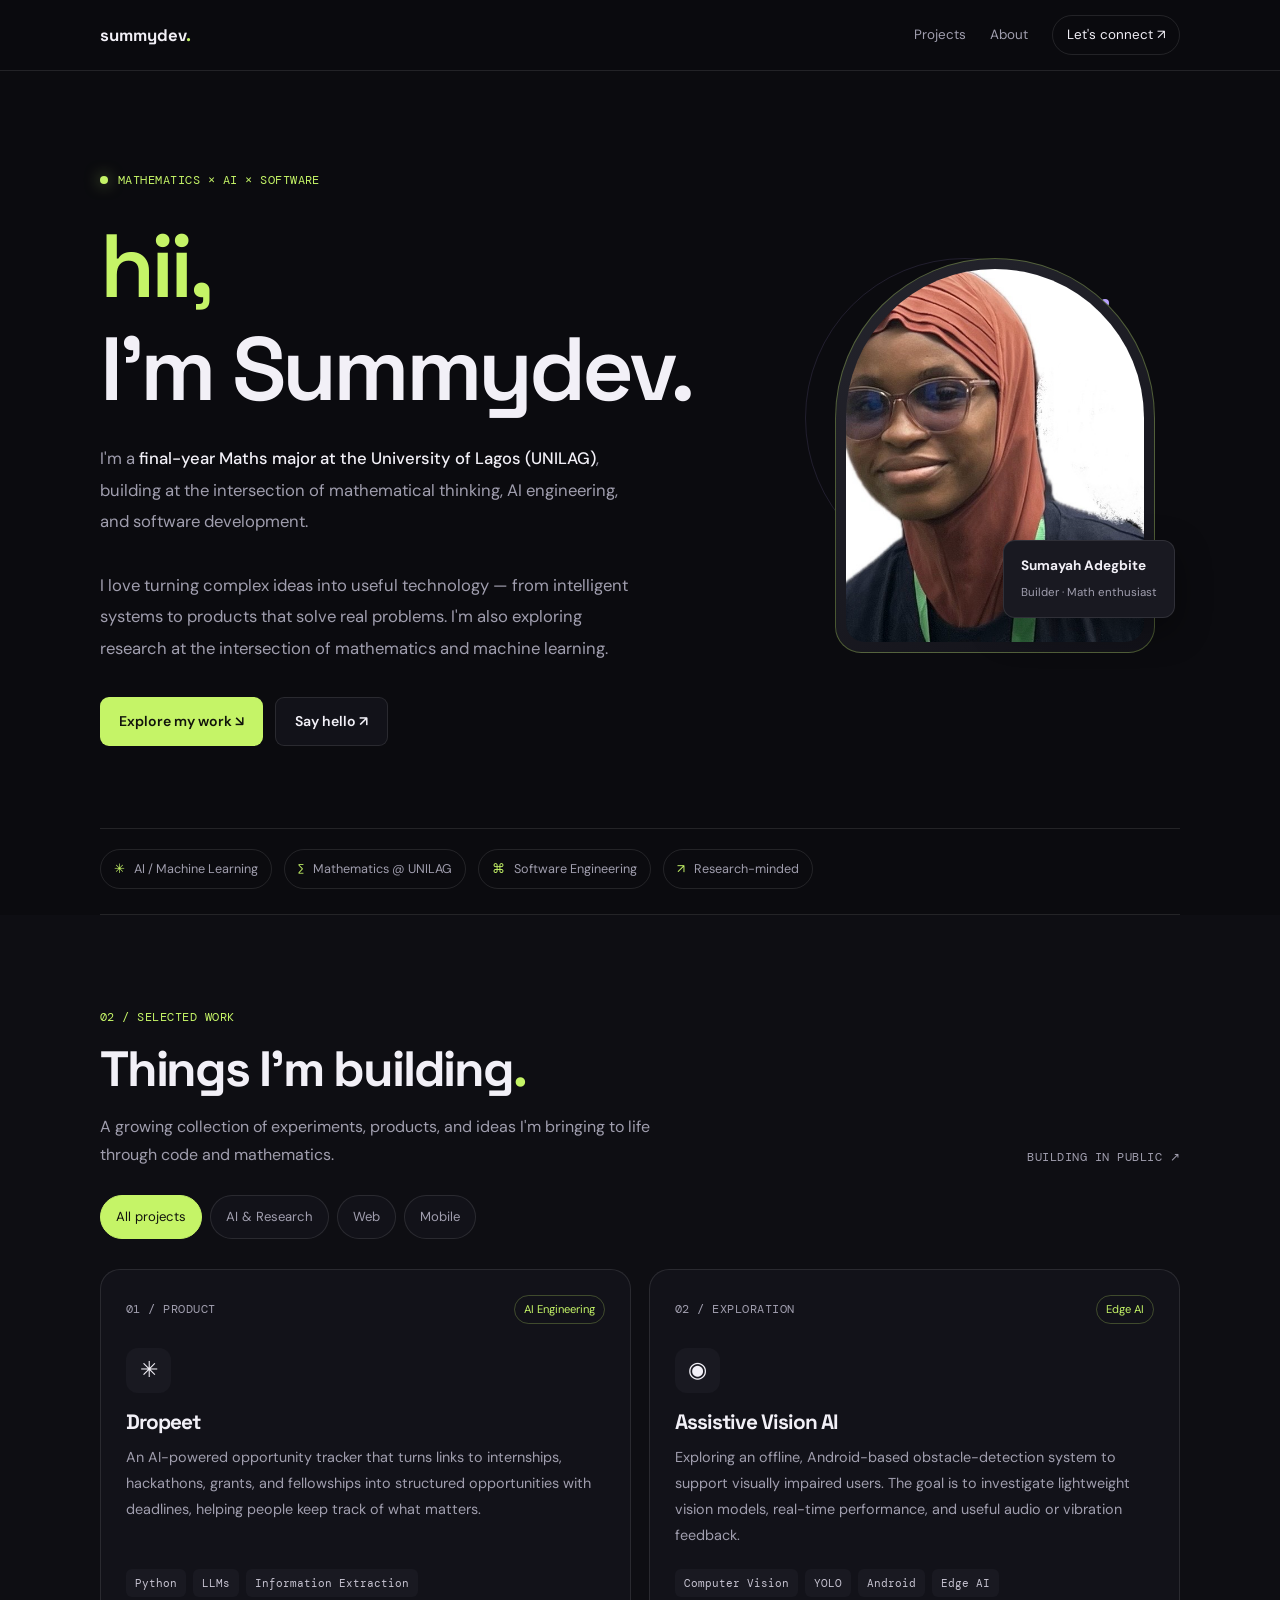
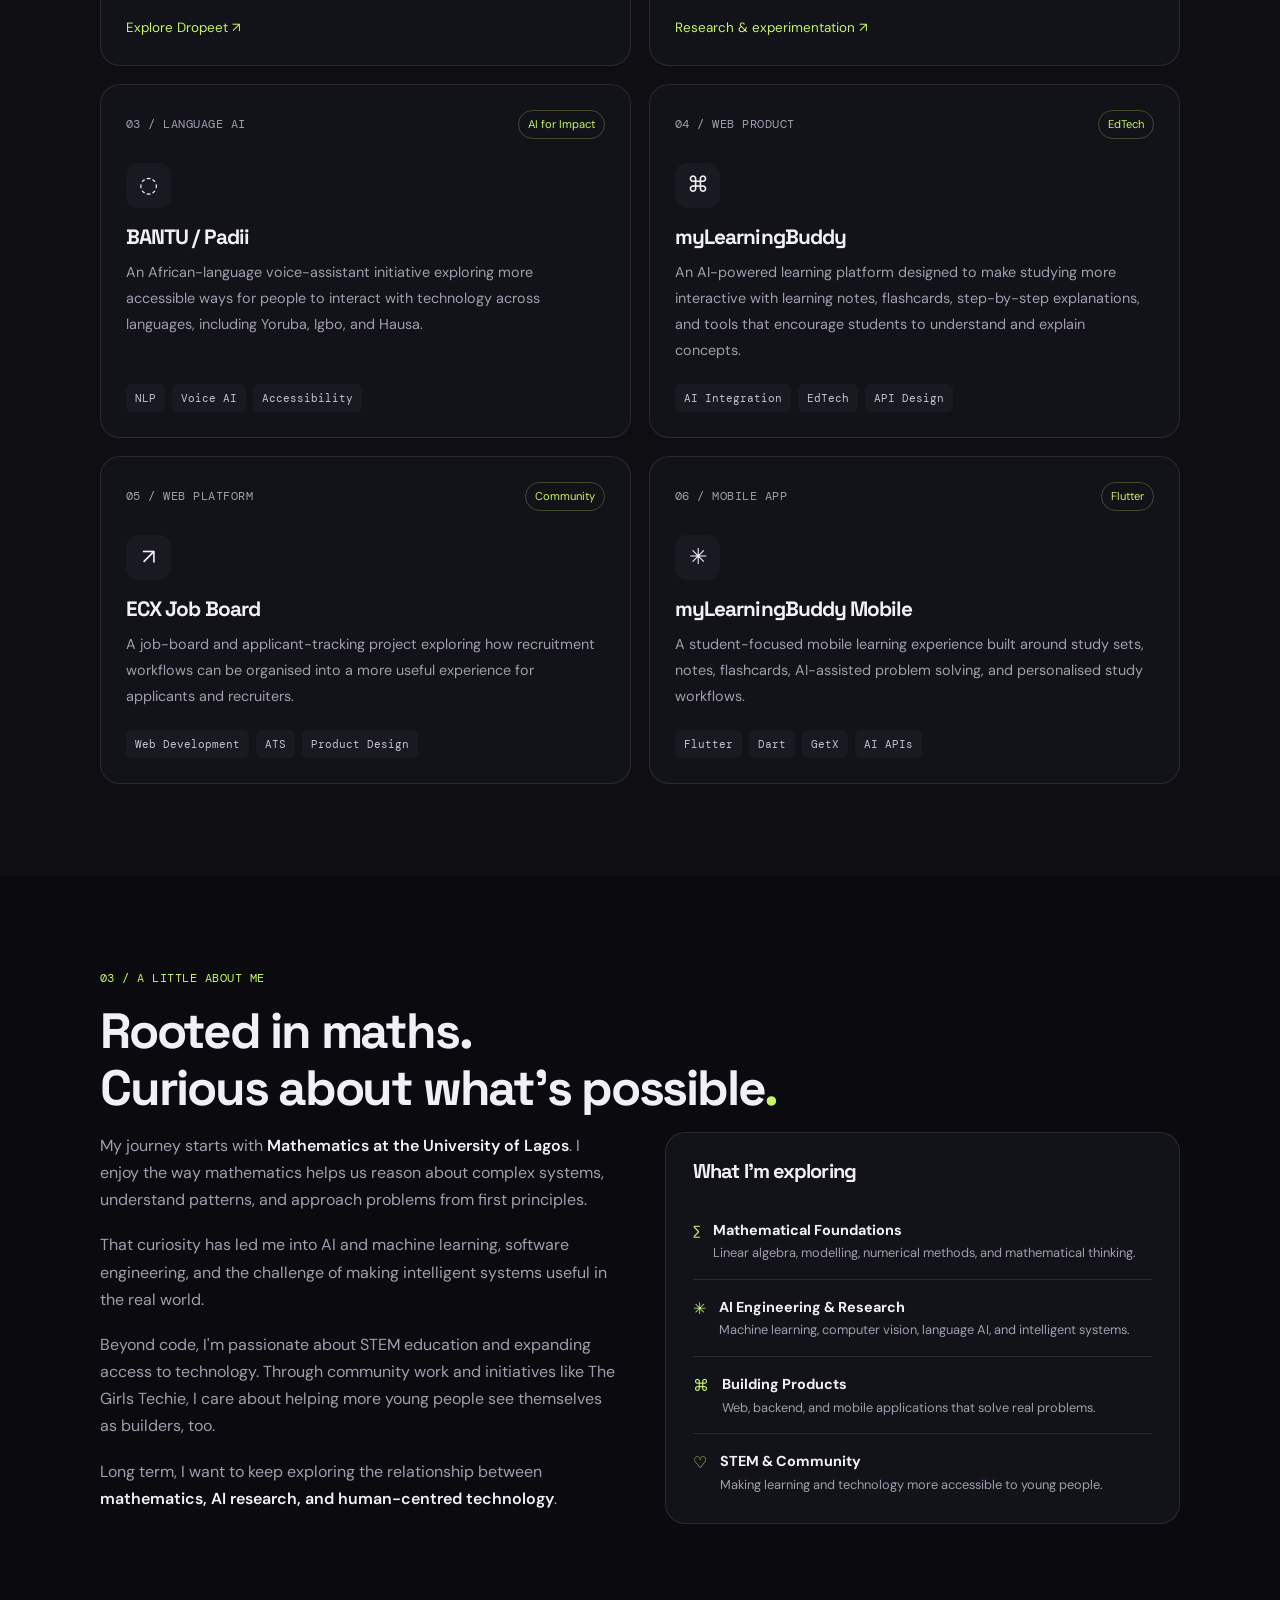
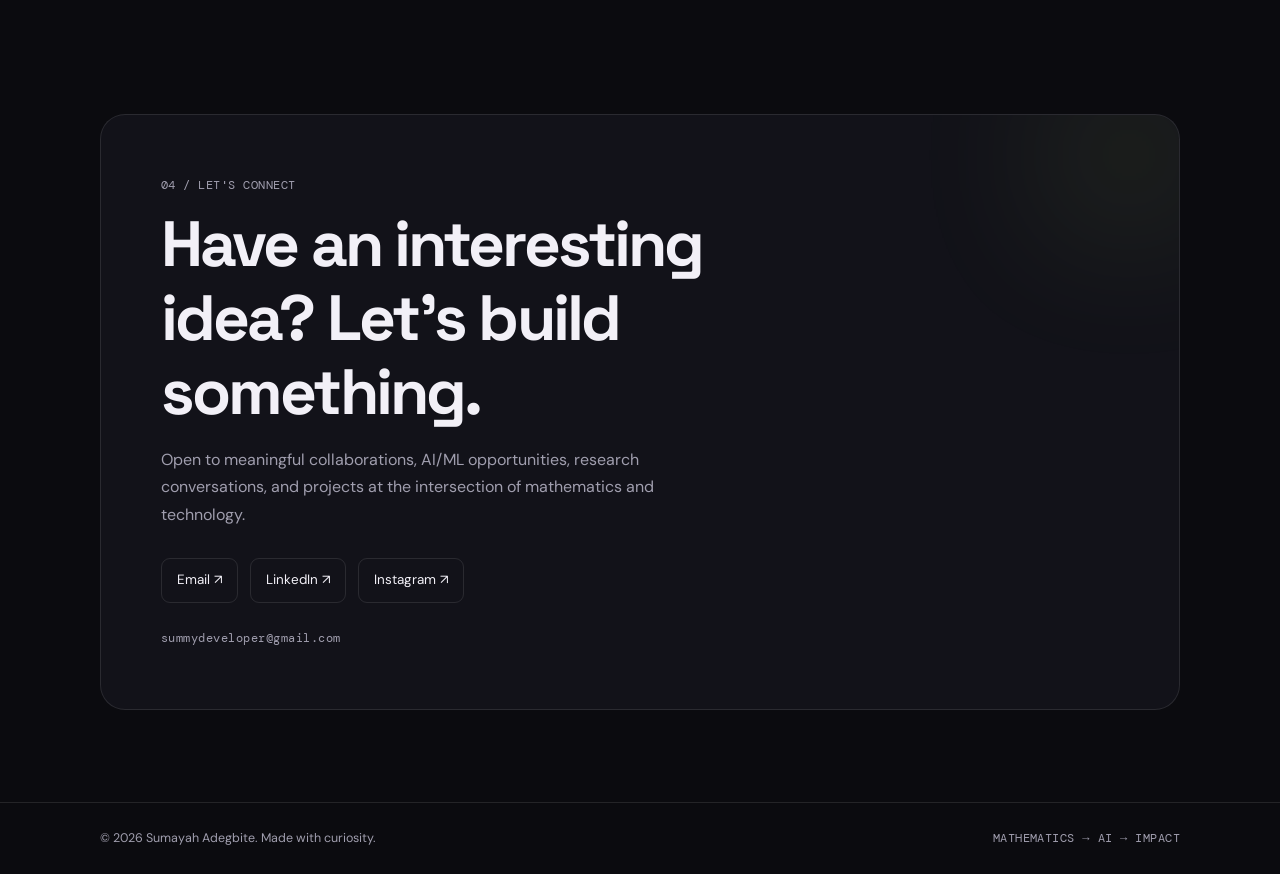
<file: index.html>
<!DOCTYPE html>
<html lang="en">
<head>
  <meta charset="UTF-8">
  <meta name="viewport" content="width=device-width, initial-scale=1.0">
  <meta name="theme-color" content="#0b0b0f">
  <meta name="description" content="Sumayah Adegbite — Mathematics student at UNILAG, AI engineer, researcher, and software developer.">
  <title>Sumayah Adegbite | AI, Mathematics & Software</title>

  <link rel="preconnect" href="https://fonts.googleapis.com">
  <link rel="preconnect" href="https://fonts.gstatic.com" crossorigin>
  <link href="https://fonts.googleapis.com/css2?family=DM+Mono:wght@400;500&family=DM+Sans:wght@400;500;600;700&family=Space+Grotesk:wght@400;500;600;700&display=swap" rel="stylesheet">

  <style>
    :root {
      --bg: #0b0b0f;
      --surface: #121219;
      --surface-2: #191921;
      --text: #f2f0f7;
      --muted: #a09eae;
      --accent: #c5f467;
      --purple: #b9a2ff;
      --border: rgba(255,255,255,.10);
      --radius: 20px;
    }

    * { box-sizing: border-box; margin: 0; padding: 0; }
    html { scroll-behavior: smooth; scroll-padding-top: 90px; }
    body {
      background: var(--bg);
      color: var(--text);
      font-family: 'DM Sans', sans-serif;
      line-height: 1.7;
      overflow-x: hidden;
    }
    a { color: inherit; text-decoration: none; }
    button { font: inherit; }
    ::selection { background: var(--accent); color: var(--bg); }
    .container { width: min(1080px, 90%); margin: auto; }
    .mono { font-family: 'DM Mono', monospace; font-size: .75rem; letter-spacing: .04em; }
    .muted { color: var(--muted); }
    .accent { color: var(--accent); }

    header {
      position: sticky; top: 0; z-index: 20;
      background: rgba(11,11,15,.88);
      backdrop-filter: blur(18px);
      border-bottom: 1px solid var(--border);
    }
    nav { min-height: 70px; display: flex; justify-content: space-between; align-items: center; gap: 18px; }
    .brand { font-family: 'Space Grotesk', sans-serif; font-weight: 700; font-size: 1.05rem; white-space: nowrap; }
    .brand span { color: var(--accent); }
    .nav-links { display: flex; gap: 24px; align-items: center; font-size: .84rem; color: var(--muted); }
    .nav-links a:hover { color: var(--accent); }
    .nav-contact { border: 1px solid var(--border); padding: 8px 14px; border-radius: 100px; color: var(--text) !important; }

    .hero {
      min-height: 590px; padding: 94px 0 82px;
      display: grid; grid-template-columns: 1.4fr .8fr;
      align-items: center; gap: 65px; position: relative;
    }
    .eyebrow { display: inline-flex; align-items: center; gap: 10px; color: var(--accent); margin-bottom: 25px; }
    .dot { width: 8px; height: 8px; background: var(--accent); border-radius: 50%; box-shadow: 0 0 15px rgba(197,244,103,.6); }
    h1, h2, h3 { font-family: 'Space Grotesk', sans-serif; line-height: 1.15; letter-spacing: -.045em; }
    h1 { font-size: clamp(3rem, 7.5vw, 5.6rem); font-weight: 600; margin-bottom: 22px; }
    h1 .hello { color: var(--accent); }
    .hero-description { max-width: 530px; color: var(--muted); font-size: 1.04rem; line-height: 1.9; }
    .hero-description strong { color: var(--text); font-weight: 500; }
    .hero-actions { display: flex; flex-wrap: wrap; gap: 12px; margin-top: 32px; }
    .btn { padding: 12px 19px; display: inline-flex; justify-content: center; align-items: center; gap: 10px; border-radius: 9px; font-size: .88rem; font-weight: 600; transition: transform .2s, background .2s; }
    .btn:hover { transform: translateY(-3px); }
    .btn-primary { background: var(--accent); color: #11140b; }
    .btn-secondary { border: 1px solid var(--border); background: var(--surface); }
    .profile-wrap { position: relative; max-width: 320px; margin: auto; }
    .profile-frame { position: relative; padding: 10px; border: 1px solid rgba(197,244,103,.3); border-radius: 170px 170px 28px 28px; background: linear-gradient(150deg, #25252d, #121219); }
    .profile-frame img { width: 100%; aspect-ratio: 4 / 5; object-fit: cover; display: block; border-radius: 160px 160px 20px 20px; background: var(--surface-2); }
    .profile-label { position: absolute; right: -20px; bottom: 35px; padding: 13px 17px; border: 1px solid var(--border); border-radius: 12px; background: #191921; box-shadow: 0 12px 35px #0006; }
    .profile-label strong { display: block; font-size: .85rem; }
    .profile-label span { color: var(--muted); font-size: .72rem; }
    .orbit { position: absolute; z-index: -1; width: 320px; height: 320px; border: 1px solid rgba(185,162,255,.13); border-radius: 50%; top: 0; left: -30px; }
    .orbit::after { content: ''; position: absolute; top: 40px; right: 15px; width: 8px; height: 8px; border-radius: 50%; background: var(--purple); }

    .info-strip { display: flex; flex-wrap: wrap; gap: 12px; padding: 20px 0 25px; border-top: 1px solid var(--border); border-bottom: 1px solid var(--border); }
    .info-chip { padding: 8px 13px; border: 1px solid var(--border); border-radius: 100px; color: var(--muted); font-size: .79rem; }
    .info-chip span { color: var(--accent); margin-right: 6px; }

    section { padding: 92px 0; }
    .section-kicker { color: var(--accent); margin-bottom: 13px; }
    .section-title { font-size: clamp(2rem, 5vw, 3.1rem); margin-bottom: 16px; }
    .section-description { max-width: 610px; color: var(--muted); margin-bottom: 36px; }
    .projects-section { background: #0e0e13; }
    .project-top { display: flex; justify-content: space-between; align-items: end; gap: 24px; flex-wrap: wrap; margin-bottom: 27px; }
    .project-top .section-description { margin-bottom: 0; }
    .tabs { display: flex; gap: 8px; flex-wrap: wrap; margin-bottom: 30px; }
    .tab { cursor: pointer; border: 1px solid var(--border); color: var(--muted); background: var(--surface); padding: 10px 15px; border-radius: 100px; font-size: .82rem; transition: all .2s; }
    .tab:hover, .tab.active { background: var(--accent); border-color: var(--accent); color: #10120c; }
    .project-grid { display: grid; grid-template-columns: repeat(2, minmax(0, 1fr)); gap: 18px; }
    .project-card { display: flex; flex-direction: column; min-width: 0; padding: 25px; border: 1px solid var(--border); border-radius: var(--radius); background: var(--surface); transition: transform .25s, border-color .25s; animation: appear .3s ease both; }
    .project-card[hidden] { display: none; }
    .project-card:hover { transform: translateY(-5px); border-color: rgba(197,244,103,.4); }
    .project-meta { display: flex; justify-content: space-between; align-items: center; gap: 12px; margin-bottom: 24px; }
    .project-number { color: var(--muted); }
    .project-type { font-size: .7rem; color: var(--accent); border: 1px solid rgba(197,244,103,.25); padding: 4px 9px; border-radius: 100px; }
    .project-icon { width: 45px; height: 45px; border-radius: 12px; display: grid; place-items: center; background: var(--surface-2); font-size: 1.35rem; margin-bottom: 18px; }
    .project-card h3 { font-size: 1.3rem; margin-bottom: 10px; }
    .project-card p { color: var(--muted); font-size: .9rem; line-height: 1.8; margin-bottom: 20px; }
    .tags { display: flex; flex-wrap: wrap; gap: 7px; margin-top: auto; }
    .tag { padding: 5px 9px; background: var(--surface-2); border-radius: 6px; color: #c6c3d1; font-family: 'DM Mono', monospace; font-size: .68rem; }
    .project-link { display: inline-flex; align-items: center; gap: 7px; color: var(--accent); font-size: .84rem; margin-top: 20px; width: fit-content; }
    .project-link:hover { text-decoration: underline; }
    .empty-state { color: var(--muted); padding: 30px 0; grid-column: 1 / -1; }

    .about-grid { display: grid; grid-template-columns: 1fr 1fr; gap: 50px; align-items: start; }
    .about-copy p { color: var(--muted); margin-bottom: 18px; }
    .about-copy strong { color: var(--text); font-weight: 600; }
    .focus-card { border: 1px solid var(--border); border-radius: var(--radius); padding: 27px; background: var(--surface); }
    .focus-card h3 { font-size: 1.25rem; margin-bottom: 20px; }
    .focus-item { padding: 15px 0; border-bottom: 1px solid var(--border); display: flex; align-items: flex-start; gap: 13px; }
    .focus-item:last-child { border-bottom: 0; padding-bottom: 0; }
    .focus-symbol { color: var(--accent); font-size: 1rem; }
    .focus-item strong { display: block; font-size: .9rem; }
    .focus-item span:last-child { display: block; color: var(--muted); font-size: .8rem; }

    .contact-box { background: var(--surface); border: 1px solid var(--border); border-radius: 25px; padding: clamp(28px, 6vw, 60px); position: relative; overflow: hidden; }
    .contact-box::after { content: ''; position: absolute; width: 200px; height: 200px; background: var(--accent); opacity: .06; filter: blur(70px); right: -50px; top: -60px; pointer-events: none; }
    .contact-box h2 { font-size: clamp(2.3rem, 6vw, 4rem); max-width: 650px; margin-bottom: 17px; }
    .contact-box > p { color: var(--muted); max-width: 530px; }
    .social-links { display: flex; flex-wrap: wrap; gap: 12px; margin-top: 30px; }
    .social-link { border: 1px solid var(--border); padding: 10px 15px; border-radius: 9px; font-size: .84rem; transition: border-color .2s, color .2s; }
    .social-link:hover { border-color: var(--accent); color: var(--accent); }
    footer { border-top: 1px solid var(--border); padding: 25px 0; color: var(--muted); font-size: .78rem; }
    .footer-inner { display: flex; justify-content: space-between; flex-wrap: wrap; gap: 12px; }

    @keyframes appear { from { opacity: 0; transform: translateY(8px); } to { opacity: 1; transform: translateY(0); } }

    @media (max-width: 760px) {
      .nav-links { gap: 14px; font-size: .78rem; }
      .nav-links a:not(.nav-contact) { display: none; }
      .hero { grid-template-columns: 1fr; padding-top: 65px; gap: 55px; min-height: auto; }
      .hero-copy { order: 1; }
      .profile-wrap { order: 2; width: 65%; max-width: 260px; }
      .orbit { width: 260px; height: 260px; }
      .profile-label { right: -25px; }
      .project-grid { grid-template-columns: 1fr; }
      .about-grid { grid-template-columns: 1fr; gap: 28px; }
      section { padding: 68px 0; }
    }
    @media (max-width: 390px) {
      .container { width: 92%; }
      h1 { font-size: 2.8rem; }
      .tab { padding: 9px 11px; font-size: .76rem; }
      .project-card { padding: 20px; }
      .nav-contact { padding: 7px 10px; }
    }
    @media (prefers-reduced-motion: reduce) {
      *, *::before, *::after { scroll-behavior: auto !important; animation-duration: .01ms !important; transition-duration: .01ms !important; }
    }
  </style>
</head>

<body>
  <header>
    <nav class="container">
      <a class="brand" href="#home">summydev<span>.</span></a>
      <div class="nav-links">
        <a href="#projects">Projects</a>
        <a href="#about">About</a>
        <a class="nav-contact" href="#contact">Let's connect ↗</a>
      </div>
    </nav>
  </header>

  <main>
    <section class="container hero" id="home">
      <div class="hero-copy">
        <div class="eyebrow mono"><span class="dot"></span> MATHEMATICS × AI × SOFTWARE</div>
        <h1><span class="hello">hii,</span><br>I'm Summydev.</h1>
        <p class="hero-description">
          I'm a <strong>final-year Maths major at the University of Lagos (UNILAG)</strong>,
          building at the intersection of mathematical thinking, AI engineering, and software development.
          <br><br>
          I love turning complex ideas into useful technology — from intelligent systems to products that solve real problems.
          I'm also exploring research at the intersection of mathematics and machine learning.
        </p>
        <div class="hero-actions">
          <a class="btn btn-primary" href="#projects">Explore my work ↘</a>
          <a class="btn btn-secondary" href="mailto:summydeveloper@gmail.com">Say hello ↗</a>
        </div>
      </div>

      <div class="profile-wrap">
        <div class="orbit"></div>
        <div class="profile-frame">
          <img src="profilepic.jpg" alt="Portrait of Sumayah Adegbite"
               onerror="this.style.display='none';this.parentElement.style.minHeight='300px';this.parentElement.style.background='#191921';">
        </div>
        <div class="profile-label">
          <strong>Sumayah Adegbite</strong>
          <span>Builder · Math enthusiast</span>
        </div>
      </div>
    </section>

    <div class="container">
      <div class="info-strip">
        <div class="info-chip"><span>✳</span> AI / Machine Learning</div>
        <div class="info-chip"><span>∑</span> Mathematics @ UNILAG</div>
        <div class="info-chip"><span>⌘</span> Software Engineering</div>
        <div class="info-chip"><span>↗</span> Research-minded</div>
      </div>
    </div>

    <section class="projects-section" id="projects">
      <div class="container">
        <div class="project-top">
          <div>
            <p class="section-kicker mono">02 / SELECTED WORK</p>
            <h2 class="section-title">Things I'm building<span class="accent">.</span></h2>
            <p class="section-description">
              A growing collection of experiments, products, and ideas I'm bringing to life through code and mathematics.
            </p>
          </div>
          <span class="mono muted">BUILDING IN PUBLIC ↗</span>
        </div>

        <div class="tabs" role="group" aria-label="Filter projects">
          <button class="tab active" data-filter="all" aria-pressed="true">All projects</button>
          <button class="tab" data-filter="ai" aria-pressed="false">AI &amp; Research</button>
          <button class="tab" data-filter="web" aria-pressed="false">Web</button>
          <button class="tab" data-filter="mobile" aria-pressed="false">Mobile</button>
        </div>

        <div class="project-grid" id="project-grid" aria-live="polite">
          <!-- AI ENGINEERING & RESEARCH -->
          <article class="project-card" data-category="ai web">
            <div class="project-meta"><span class="project-number mono">01 / PRODUCT</span><span class="project-type">AI Engineering</span></div>
            <div class="project-icon">✳</div>
            <h3>Dropeet</h3>
            <p>An AI-powered opportunity tracker that turns links to internships, hackathons, grants, and fellowships into structured opportunities with deadlines, helping people keep track of what matters.</p>
            <div class="tags"><span class="tag">Python</span><span class="tag">LLMs</span><span class="tag">Information Extraction</span></div>
            <a class="project-link" href="https://dropeet.app/" target="_blank" rel="noopener noreferrer">Explore Dropeet ↗</a>
          </article>

          <article class="project-card" data-category="ai mobile">
            <div class="project-meta"><span class="project-number mono">02 / EXPLORATION</span><span class="project-type">Edge AI</span></div>
            <div class="project-icon">◉</div>
            <h3>Assistive Vision AI</h3>
            <p>Exploring an offline, Android-based obstacle-detection system to support visually impaired users. The goal is to investigate lightweight vision models, real-time performance, and useful audio or vibration feedback.</p>
            <div class="tags"><span class="tag">Computer Vision</span><span class="tag">YOLO</span><span class="tag">Android</span><span class="tag">Edge AI</span></div>
            <span class="project-link">Research &amp; experimentation ↗</span>
          </article>

          <article class="project-card" data-category="ai">
            <div class="project-meta"><span class="project-number mono">03 / LANGUAGE AI</span><span class="project-type">AI for Impact</span></div>
            <div class="project-icon">◌</div>
            <h3>BANTU / Padii</h3>
            <p>An African-language voice-assistant initiative exploring more accessible ways for people to interact with technology across languages, including Yoruba, Igbo, and Hausa.</p>
            <div class="tags"><span class="tag">NLP</span><span class="tag">Voice AI</span><span class="tag">Accessibility</span></div>
          </article>

          <!-- WEB DEVELOPMENT -->
          <article class="project-card" data-category="web ai">
            <div class="project-meta"><span class="project-number mono">04 / WEB PRODUCT</span><span class="project-type">EdTech</span></div>
            <div class="project-icon">⌘</div>
            <h3>myLearningBuddy</h3>
            <p>An AI-powered learning platform designed to make studying more interactive with learning notes, flashcards, step-by-step explanations, and tools that encourage students to understand and explain concepts.</p>
            <div class="tags"><span class="tag">AI Integration</span><span class="tag">EdTech</span><span class="tag">API Design</span></div>
          </article>

          <article class="project-card" data-category="web">
            <div class="project-meta"><span class="project-number mono">05 / WEB PLATFORM</span><span class="project-type">Community</span></div>
            <div class="project-icon">↗</div>
            <h3>ECX Job Board</h3>
            <p>A job-board and applicant-tracking project exploring how recruitment workflows can be organised into a more useful experience for applicants and recruiters.</p>
            <div class="tags"><span class="tag">Web Development</span><span class="tag">ATS</span><span class="tag">Product Design</span></div>
          </article>

          <!-- MOBILE DEVELOPMENT -->
          <article class="project-card" data-category="mobile ai">
            <div class="project-meta"><span class="project-number mono">06 / MOBILE APP</span><span class="project-type">Flutter</span></div>
            <div class="project-icon">✳</div>
            <h3>myLearningBuddy Mobile</h3>
            <p>A student-focused mobile learning experience built around study sets, notes, flashcards, AI-assisted problem solving, and personalised study workflows.</p>
            <div class="tags"><span class="tag">Flutter</span><span class="tag">Dart</span><span class="tag">GetX</span><span class="tag">AI APIs</span></div>
          </article>
        </div>
      </div>
    </section>

    <section id="about">
      <div class="container">
        <p class="section-kicker mono">03 / A LITTLE ABOUT ME</p>
        <h2 class="section-title">Rooted in maths.<br>Curious about what's possible<span class="accent">.</span></h2>
        <div class="about-grid">
          <div class="about-copy">
            <p>My journey starts with <strong>Mathematics at the University of Lagos</strong>. I enjoy the way mathematics helps us reason about complex systems, understand patterns, and approach problems from first principles.</p>
            <p>That curiosity has led me into AI and machine learning, software engineering, and the challenge of making intelligent systems useful in the real world.</p>
            <p>Beyond code, I'm passionate about STEM education and expanding access to technology. Through community work and initiatives like The Girls Techie, I care about helping more young people see themselves as builders, too.</p>
            <p>Long term, I want to keep exploring the relationship between <strong>mathematics, AI research, and human-centred technology</strong>.</p>
          </div>
          <div class="focus-card">
            <h3>What I'm exploring</h3>
            <div class="focus-item"><span class="focus-symbol">∑</span><div><strong>Mathematical Foundations</strong><span>Linear algebra, modelling, numerical methods, and mathematical thinking.</span></div></div>
            <div class="focus-item"><span class="focus-symbol">✳</span><div><strong>AI Engineering &amp; Research</strong><span>Machine learning, computer vision, language AI, and intelligent systems.</span></div></div>
            <div class="focus-item"><span class="focus-symbol">⌘</span><div><strong>Building Products</strong><span>Web, backend, and mobile applications that solve real problems.</span></div></div>
            <div class="focus-item"><span class="focus-symbol">♡</span><div><strong>STEM &amp; Community</strong><span>Making learning and technology more accessible to young people.</span></div></div>
          </div>
        </div>
      </div>
    </section>

    <section id="contact">
      <div class="container">
        <div class="contact-box">
          <p class="section-kicker mono">04 / LET'S CONNECT</p>
          <h2>Have an interesting idea? Let's build something.</h2>
          <p>Open to meaningful collaborations, AI/ML opportunities, research conversations, and projects at the intersection of mathematics and technology.</p>
          <div class="social-links">
            <a class="social-link" href="mailto:summydeveloper@gmail.com">Email ↗</a>
            <a class="social-link" href="https://www.linkedin.com/in/sumayahadegbite" target="_blank" rel="noopener noreferrer">LinkedIn ↗</a>
            <a class="social-link" href="https://instagram.com/summydevv" target="_blank" rel="noopener noreferrer">Instagram ↗</a>
          </div>
          <p class="mono" style="margin-top:25px;font-size:.78rem;">summydeveloper@gmail.com</p>
        </div>
      </div>
    </section>
  </main>

  <footer>
    <div class="container footer-inner">
      <span>© <span id="year"></span> Sumayah Adegbite. Made with curiosity.</span>
      <span class="mono">MATHEMATICS → AI → IMPACT</span>
    </div>
  </footer>

  <script>
    const tabs = document.querySelectorAll('.tab');
    const cards = document.querySelectorAll('.project-card');
    const grid = document.getElementById('project-grid');

    function filterProjects(category) {
      let visibleCount = 0;

      cards.forEach(card => {
        const categories = card.dataset.category.split(' ');
        const visible = category === 'all' || categories.includes(category);
        card.hidden = !visible;

        if (visible) {
          visibleCount++;
          card.style.animation = 'none';
          void card.offsetWidth;
          card.style.animation = '';
        }
      });

      let empty = document.getElementById('empty-state');
      if (!visibleCount) {
        if (!empty) {
          empty = document.createElement('p');
          empty.id = 'empty-state';
          empty.className = 'empty-state';
          empty.textContent = 'More projects coming soon. Stay curious!';
          grid.appendChild(empty);
        }
      } else if (empty) {
        empty.remove();
      }
    }

    tabs.forEach(tab => {
      tab.addEventListener('click', () => {
        tabs.forEach(item => {
          item.classList.remove('active');
          item.setAttribute('aria-pressed', 'false');
        });
        tab.classList.add('active');
        tab.setAttribute('aria-pressed', 'true');
        filterProjects(tab.dataset.filter);
      });
    });

    document.getElementById('year').textContent = new Date().getFullYear();
  </script>
</body>
</html>
</file>
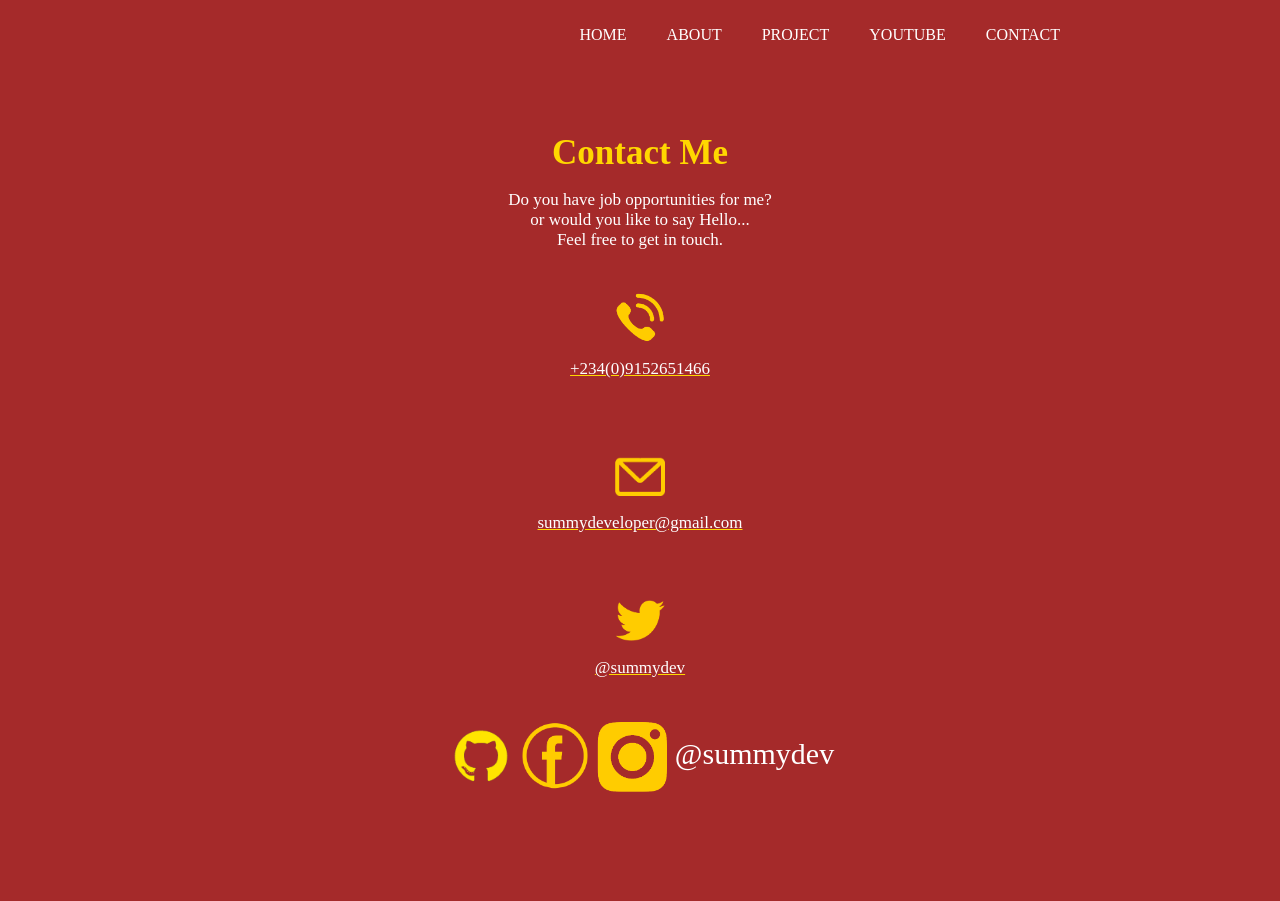
<file: contactMe.html>
<html lang="en">

<head>
    <meta charset="UTF-8">
    <meta name="viewport" content="width=device-width, initial-scale=1.0">
    <meta http-equiv="X-UA-Compatible" content="ie=edge">
    <title>Document</title>
</head>
<link rel="stylesheet" href="contactMe.css">

<body>
        <header>
                <nav class="active">                    
                    <ul>
                        <li> <a href="index.html"> HOME</a></li>
                        <li> <a href="readMore.html"> ABOUT </a></li>
                        <li> <a href="myWork.html"> PROJECT</a></li>
                        <li><a href="youtube.html">YOUTUBE</a></li>
                        <li><a href="contactMe.html">CONTACT</a></li>
        
                    </ul>
                </nav>
                <div class="menu"  >
                    <div >
                        <div class="menubutton1"></div>
                        <div class="menubutton2"></div>
                        <div class="menubutton3"></div>
        
                    </div>
                </div>
            </header>
    <div class="container">
        <h2>Contact Me</h2>
    <p>Do you have job opportunities for me? <br>
        or would you like to say Hello... <br>
        Feel free to get in touch.
    </p>
    <div class="call">
        <img src="pngtree-call-icon-image_1128295.png" alt="callImage" width="50px">
        <p> <a href="09152651466">+234(0)9152651466</a></p>
    </div>
    <div class="mail">
        <img src="mail-1140-830582.png" alt="" width="50px">
        <p><a href="summydeveloper@gmail.com">summydeveloper@gmail.com</a></p>
    </div>
    <div class="twitter">
        <img src="TWITTER.png" alt="twitter" width="50px">
        <p><a href="https://twitter.com/summydev?s=20"> @summydev</a></p>
    </div>
    <div id="summydev">
     
    <a href=" https://github.com/summydev"> <img src="Screenshot_20201223-201807_Google.png" width="70px" alt=""></a>
    <a href="https://www.facebook.com/Adekola-Adegbite-100536528614556/?ti=as">
        <img src="133-1339537_facebook-full-free-facebook-icon-png-transparent-png.png" alt="facebook" width="70px">
    </a>
    <a href="https://instagram.com/summy_dev?igshid=j42f8boihoua">
        <img src="-11590199311f0p0eosxyq.png" alt="instagram" width="70px">
    </a>
   <a href="https://instagram.com/summy_dev?igshid=j42f8boihoua">@summydev</a>
    </div>
    </div>
   
<script src="contactme.js" type="text/javascript"></script>
</body>

</html>
</file>
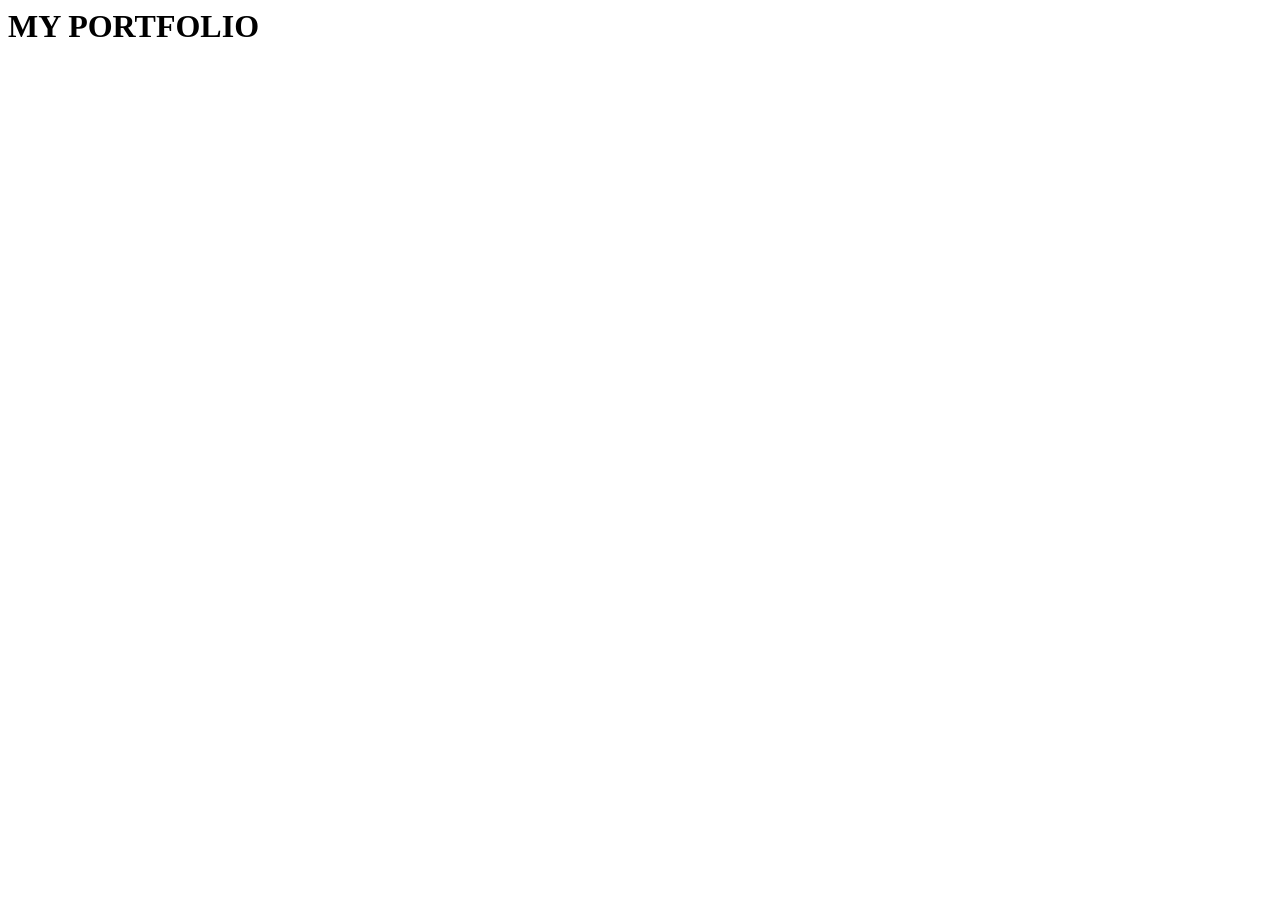
<file: myPortfolio.html>
<html lang="en">
<head>
    <meta charset="UTF-8">
    <meta name="viewport" content="width=device-width, initial-scale=1.0">
    <meta http-equiv="X-UA-Compatible" content="ie=edge">
    <title>Document</title>
</head>
<body>
   <h1>MY PORTFOLIO</h1> 
</body>
</html>
</file>
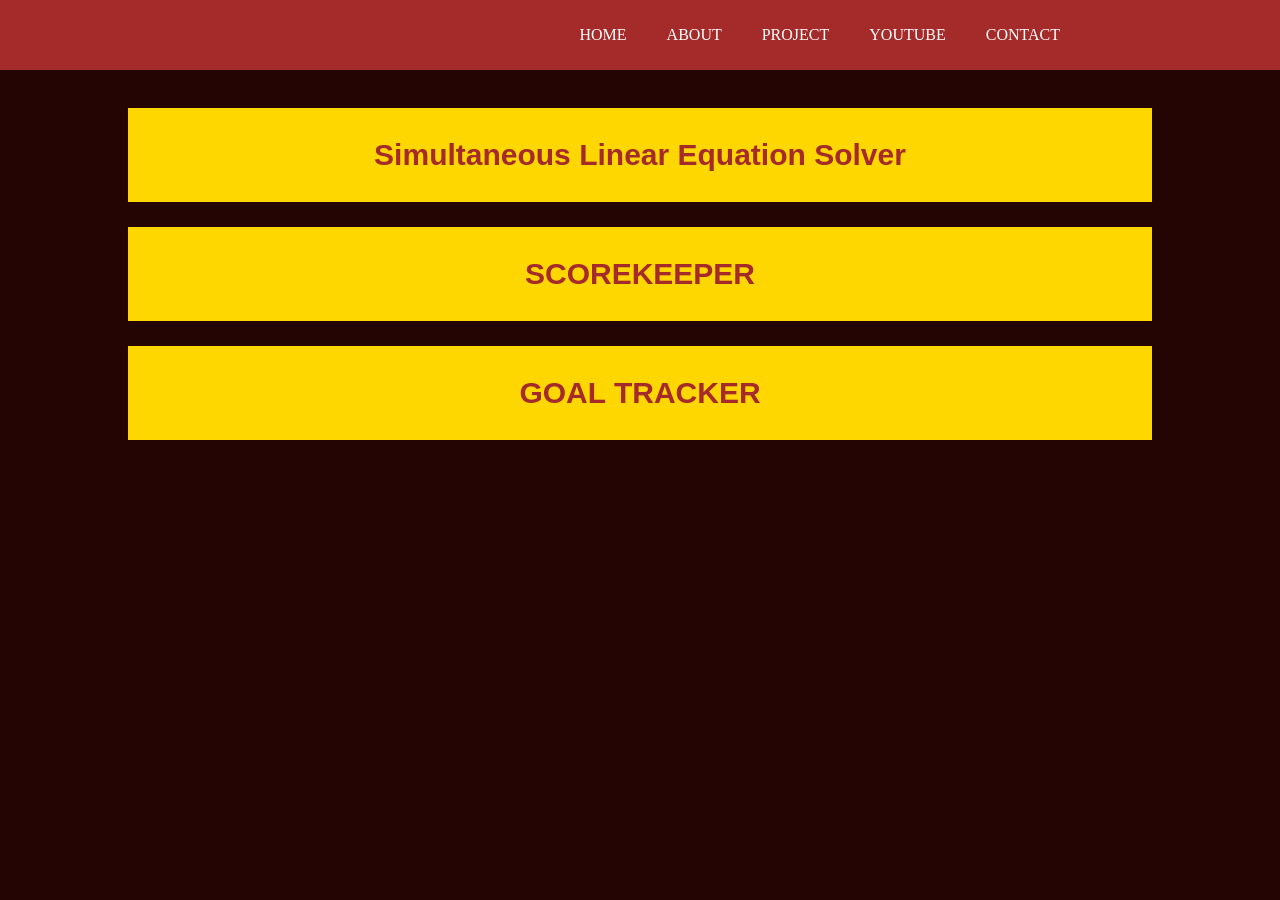
<file: myWork.html>
<html lang="en">

<head>
    <meta charset="UTF-8">
    <meta name="viewport" content="width=device-width, initial-scale=1.0">
    <meta http-equiv="X-UA-Compatible" content="ie=edge">
    <title>Document</title>
</head>
<link rel="stylesheet" href="myWork.css" type="text/css">

<body>
    
        <header>
                <nav class="active">
                    <ul>
                        <li> <a href="index.html"> HOME</a></li>
                        <li> <a href="readMore.html"> ABOUT </a></li>
                        <li> <a href="myWork.html"> PROJECT</a></li>
                        <li><a href="youtube.html">YOUTUBE</a></li>
                        <li><a href="contactMe.html">CONTACT</a></li>
        
                    </ul>
                </nav>
                <div class="menu"  >
                    <div >
                        <div class="menubutton1"></div>
                        <div class="menubutton2"></div>
                        <div class="menubutton3"></div>
        
                    </div>
                </div>
            </header>
    <div>
        <h1 class="mywork"> MY WORK </h1>
    </div>
    

<div class="container">
    <a href="https://simultaneousequationsolver.summydev.vercel.app/"><h2>Simultaneous Linear Equation Solver</h2></a>
 <a href="https://summydev.github.io/scorekeeper/"><h2>SCOREKEEPER</h2></a>
<a href="#"><h2> GOAL TRACKER</h2></a>
</div>
<script src="myWork.js" type="text/javascript"></script>
</body>

</html>
</file>
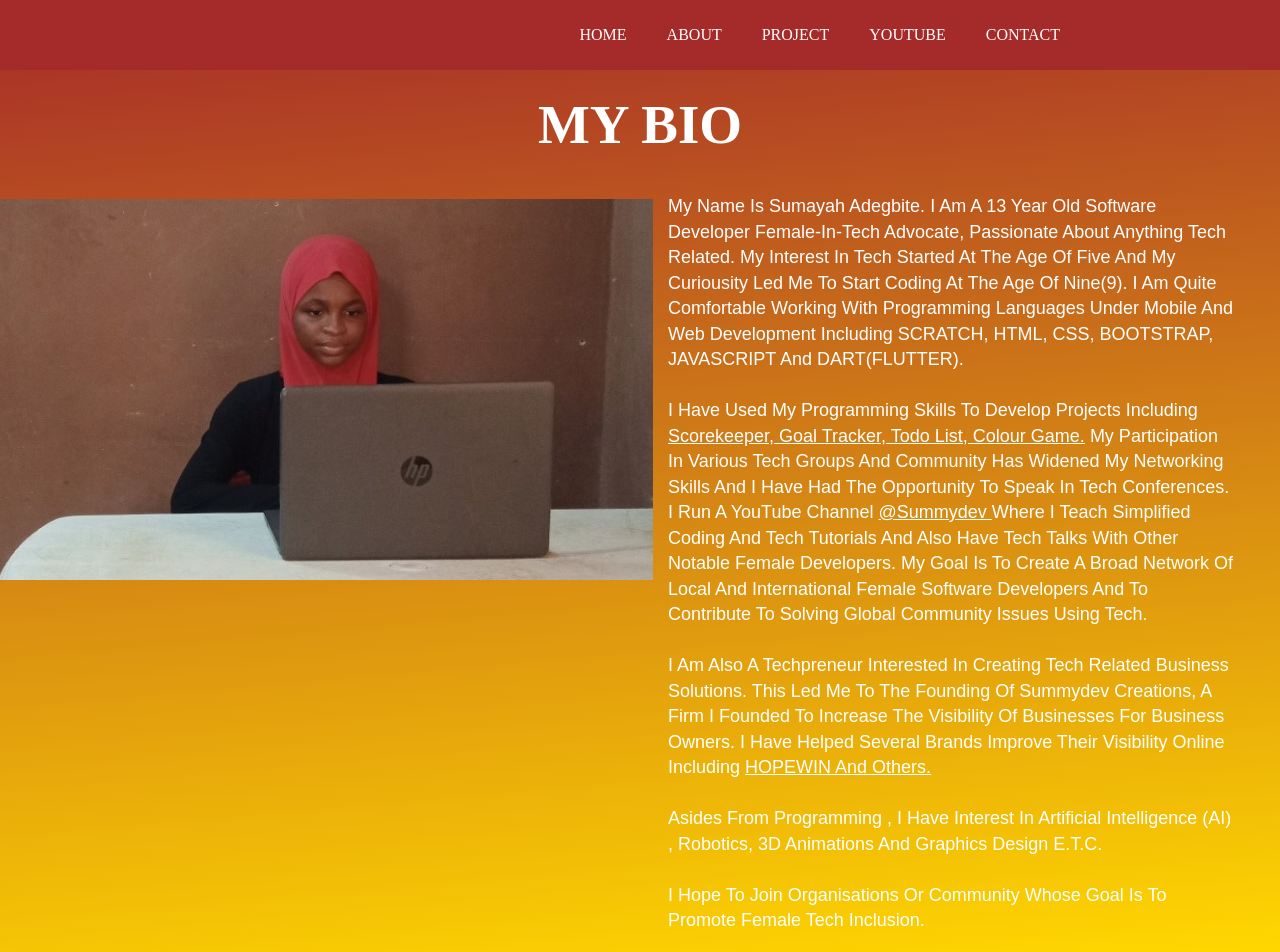
<file: readMore.html>
<html lang="en">

<head>
    <meta charset="UTF-8">
    <meta name="viewport" content="width=device-width, initial-scale=1.0">
    <meta http-equiv="X-UA-Compatible" content="ie=edge">
    <title>Document</title>
    <link rel="stylesheet" href="readMore.css" type="text/css">
</head>

<body>
        <header>
                <nav class="active">
                    <ul>
                        <li> <a href="index.html"> HOME</a></li>
                        <li> <a href="readMore.html"> ABOUT </a></li>
                        <li> <a href="myWork.html"> PROJECT</a></li>
                        <li><a href="youtube.html">YOUTUBE</a></li>
                        <li><a href="contactMe.html">CONTACT</a></li>
        
                    </ul>
                </nav>
                <div class="menu"  >
                    <div >
                        <div class="menubutton1"></div>
                        <div class="menubutton2"></div>
                        <div class="menubutton3"></div>
        
                    </div>
                </div>
            </header>
            </div>
    <h1>MY BIO</h1>
    <div class="body">
      <div class="header">
            <div class="image">
                    <img src="IMG_20201221_130301_855_1608615793217.jpg" alt="myImage" width="">
                </div>
                <p>My name is Sumayah Adegbite. I am a 13 year old software developer female-in-tech advocate, passionate about anything tech related. My interest in tech started at the age of five and my curiousity led me to start coding at the age of nine(9). I am quite comfortable working with programming languages under mobile and web development including SCRATCH, HTML, CSS, BOOTSTRAP, JAVASCRIPT and DART(FLUTTER). <br><br>
                    I have used my programming skills to develop projects including <a href="myWork.html">Scorekeeper, Goal tracker, Todo list, colour game.</a> My participation in various tech groups and community has widened my networking skills and i have had the opportunity to speak in tech conferences. I run a YouTube channel  <a href="https://youtube.com/channel/UC4u_zxN5S0b77rSwCC5Wf8Q">@summydev </a> where I teach simplified coding and tech tutorials and also have tech talks with other notable female developers. My goal is to create a broad network of local and international female software developers and to contribute to solving global community issues using tech. <br><br>

                    I am also a techpreneur interested in creating tech related business solutions. this led me to the founding of Summydev Creations, A firm I founded to increase the visibility of businesses for business owners. I have helped several brands improve their visibility online including <a href="myPortfolio.html"> HOPEWIN and others.</a> <br> <br>
             
                    Asides from programming , I have interest in Artificial intelligence (AI) , Robotics, 3D Animations and Graphics design e.t.c. <br> <br>
                    I hope to join organisations or community whose goal is to promote female tech inclusion.
                </p>
      </div>

      

    <script src="readmore.js" type="text/javascript"></script>
    </body>

</html>
</file>
<file: contactMe.css>
body {

    text-align: center;
    background-color:brown;
}
h2 {
    font-size: 35px;
    margin: 10px;
    color: gold;
    font-weight: bolder;
    padding-top: 15px;
}
.call, .mail, .twitter{
    padding: 25px;
}
body p{
    color: white;
    font-size: 17px;
}
body a{
    color: white;
    text-decoration-color: gold;
}

header{
    position: absolute;
    top: 0;
    left: 0;
    padding: 10px 200px;
    background-color:  brown;
    width: 100%;
    box-sizing: border-box;
}
.shownav{
    display: block;
   background: brown;
   transition: all 0.5s ease-in-out;
}
.container {
    padding: 100px 0;
}
img {
    vertical-align: middle;
}

header nav{
    float: right;
}
header nav.active{
    left: 0;
}
header nav ul{
    margin: 0;
    padding: 0;
    display: flex;
}
header nav ul li{
    list-style: none;
}
header nav ul li a{
   height: 50px;
   line-height: 50px;
   padding: 0 20px;
   color: #ffffff;
   text-decoration: none;
}
header nav ul li a:hover{
    color: gold;
}
.menu{
    color: #ffffff;
    float: right;
    line-height: 50px;
    font-size: 24px;
    cursor: pointer;
    display: none;
}
.menubutton1 , .menubutton2 , .menubutton3{
    width: 35px;
    height: 5px;
    background-color: black;
    margin: 6px 0;
    transition: 0.4s;
    }
    
.change .menubutton1{
    -webkit-transform: rotate(-45deg) translate(-9px, 6px);
    transform: rotate(-45deg) translate(-9px, 6px);
  
}
.change .menubutton2{
   opacity: 0;
}
.change .menubutton3{
    -webkit-transform: rotate(45deg) translate(-8px,-8px);
    transform: rotate(45deg) translate(-8px,-8px);
   

}
#summydev a{
    text-decoration: none;
    font-size: 30px;
    padding: 0;
    margin: 0;
}

@media screen and (max-width: 1024px){
    header{
        padding: 15px 20px;
    }
    .menu {
        color: #ffffff;
        float: right;
        line-height: 50px;
        font-size: 24px;
        cursor: pointer;
        
    }
    .menu{
        display: block;
    }
    header nav{
       display: none ;
        position: absolute;
        width: 100%;
        height: calc(50vh - 25px);
        background: brown;
      
        top: 50px;
        left: -100%;
        padding-top: 20px;
        transition: all 0.3s ease-in-out;
    }
    header nav ul{
        display: block;
        text-align: center;
        transition: all 0.5s ease-in-out;
    }
    header nav ul li{
        border-bottom: 3px solid #460000;
       background-color: brown;
        transition: all 0.3s ease-in-out;
    }
    header nav ul li a{
        font-size: 15px;
        height: 30px;
        line-height: 30px;
        padding: 0 20px;
        color: #ffffff;
        text-decoration: none;
        transition: all 0.5s ease-in-out;
     } 
}
</file>
<file: myWork.css>
body{
    padding: 0;
    margin: 0;
    background-color: #250404;
}
.mywork {
    color: white;
    font-family: cursive;
    margin: 0;
    font-weight: bolder;
    font-size: 50px;
    text-align: center;
    padding:10px;
}
h2 {
    background-color: gold;
    padding: 30px;
    text-align: center;
    font-family: sans-serif;
    font-size: 30px;
    color: brown;
   
    
}
.container{
    width: 80%;
    margin: 30px auto;
}
h2:hover{
    background-color: #250404;
    color: white;
}
a{
    text-decoration: none;
}

header{
    position: absolute;
    top: 0;
    left: 0;
    padding: 10px 200px;
    background-color:  brown;
    width: 100%;
    box-sizing: border-box;
}

header nav{
    float: right;
}
header nav.active{
    left: 0;
}
header nav ul{
    margin: 0;
    padding: 0;
    display: flex;
}
header nav ul li{
    list-style: none;
}
header nav ul li a{
   height: 50px;
   line-height: 50px;
   padding: 0 20px;
   color: #ffffff;
   text-decoration: none;
}
header nav ul li a:hover{
    color: gold;
}
.menu{
    color: #ffffff;
    float: right;
    line-height: 50px;
    font-size: 24px;
    cursor: pointer;
    display: none;
}
.menubutton1 , .menubutton2 , .menubutton3{
    width: 35px;
    height: 5px;
    background-color: black;
    margin: 6px 0;
    transition: 0.4s;
    }
    
.change .menubutton1{
    -webkit-transform: rotate(-45deg) translate(-9px, 6px);
    transform: rotate(-45deg) translate(-9px, 6px);
  
}
.change .menubutton2{
   opacity: 0;
}
.change .menubutton3{
    -webkit-transform: rotate(45deg) translate(-8px,-8px);
    transform: rotate(45deg) translate(-8px,-8px);
   

}
.shownav{
    display: block;
   background: brown;
   transition: all 0.5s ease-in-out;
}

@media screen and (max-width: 1024px){
    .mywork {
        color: white;
        font-family: cursive;
        margin: 0;
        font-weight: bolder;
        font-size: 50px;
        text-align: center;
        padding: 8px;
    }

    header{
        padding: 15px 20px;
    }
    .menu {
        color: #ffffff;
        float: right;
        line-height: 50px;
        font-size: 24px;
        cursor: pointer;
        
    }
    .menu{
        display: block;
    }
    header nav{
       display: none ;
        position: absolute;
        width: 100%;
        height: calc(50vh - 30px);
        background: brown;
      
        top: 50px;
        left: -100%;
        padding-top: 20px;
        transition: all 0.3s ease-in-out;
    }
    header nav ul{
        display: block;
        text-align: center;
        transition: all 0.5s ease-in-out;
    }
    header nav ul li{
        border-bottom: 3px solid #460000;
       background-color: brown;
        transition: all 0.3s ease-in-out;
    }
    header nav ul li a{
        font-size: 15px;
        height: 30px;
        line-height: 30px;
        padding: 0 20px;
        color: #ffffff;
        text-decoration: none;
        transition: all 0.5s ease-in-out;
     }
     div.header {
        display: block !important ;
    }
}
</file>
<file: readMore.css>
body{
    margin: 0;
    padding: 0;
}
h1{
  color: white;
    padding: 93px 25px 0 25px;
    text-align: center;
    font-size: 55px;
    font-family: cursive;
    margin: 0;
}
.shownav{
    display: block;
   background: brown;
   transition: all 0.5s ease-in-out;
   margin-bottom: 12%;
}

.header {
    display: block;
    
   
}
.image {
    padding-top: 23px;
    
    margin-right: 15px;
}
a {
    color: white;
}

.header p{
 font-size:18px;
    color: white;
    text-transform: capitalize;
    font-family: sans-serif;
    line-height: 25.5px;
        margin-right: 46px;
}
.header{
    display: flex;
    padding-top: 20px;
}
body{
    background-image: linear-gradient(175deg, brown, gold);
}
.menubutton1 , .menubutton2 , .menubutton3{
    width: 35px;
    height: 5px;
    background-color: black;
    margin: 6px 0;
    transition: 0.4s;
    }
    
.change .menubutton1{
    -webkit-transform: rotate(-45deg) translate(-9px, 6px);
    transform: rotate(-45deg) translate(-9px, 6px);
  
}
.change .menubutton2{
   opacity: 0;
}
.change .menubutton3{
    -webkit-transform: rotate(45deg) translate(-8px,-8px);
    transform: rotate(45deg) translate(-8px,-8px);
   

}
header{
    position: absolute;
    top: 0;
    left: 0;
    padding: 10px 200px;
    background-color:  brown;
    width: 100%;
    box-sizing: border-box;
}

header nav{
    float: right;
}
header nav.active{
    left: 0;
}
header nav ul{
    margin: 0;
    padding: 0;
    display: flex;
}
header nav ul li{
    list-style: none;
}
header nav ul li a{
   height: 50px;
   line-height: 50px;
   padding: 0 20px;
   color: #ffffff;
   text-decoration: none;
}
header nav ul li a:hover{
    color: gold;
}
.menu{
    color: #ffffff;
    float: right;
    line-height: 50px;
    font-size: 24px;
    cursor: pointer;
    display: none;
}
.image {
    text-align: center;
}

@media screen and (max-width: 1024px){
    h1{
        font-size: 36px;
        padding: 65px 25px 0px 25px;
    text-align: center;
    }
    .image img  {
            height: auto;
        width: 50%;
    }
    .header p {
        margin: 20px;
        color: white;
        text-transform: inherit;
        font-family:Arial, Helvetica, sans-serif
    }
    header{
        padding: 15px 20px;
    }
    .menu {
        color: #ffffff;
        float: right;
        line-height: 50px;
        font-size: 24px;
        cursor: pointer;
        
    }
    .menu{
        display: block;
    }
    header nav{
       display: none ;
        position: absolute;
        width: 100%;
        height: calc(50vh - 30px);
        background: brown;
        
        top: 50px;
        left: -100%;
        
        transition: all 0.3s ease-in-out;
    }
    header nav ul{
        display: block;
        text-align: center;
        transition: all 0.5s ease-in-out;
    }
    header nav ul li{
        border-bottom: 3px solid #460000;
     background-color: brown;
        transition: all 0.3s ease-in-out;
    }
    header nav ul li a{
        font-size: 15px;
        height: 30px;
        line-height: 30px;
        
        color: #ffffff;
        text-decoration: none;
        transition: all 0.5s ease-in-out;
     }
     .header {
        display: block;
        padding-right: 0;
       
    }

  
}
</file>
